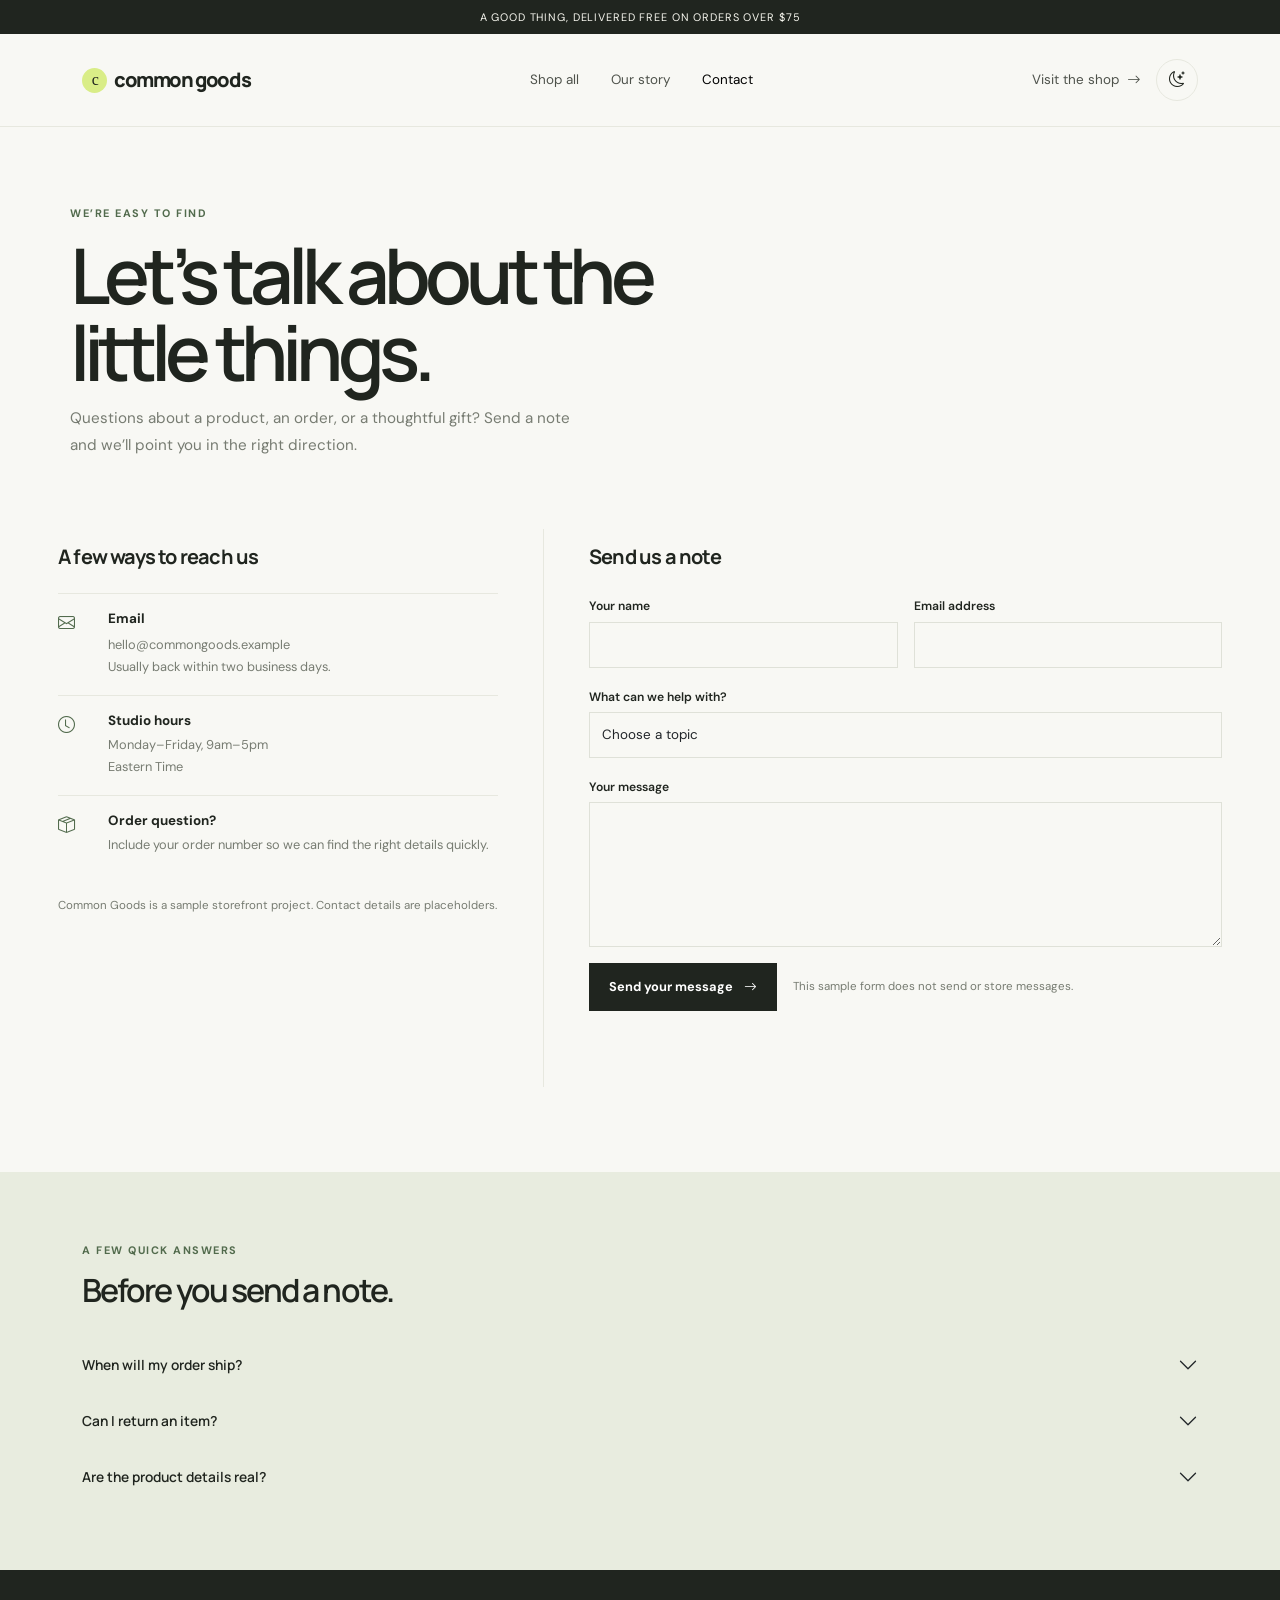
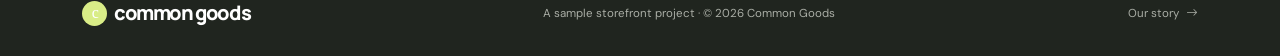
<file: contact.html>
<!doctype html>
<html lang="en">
<head>
  <meta charset="utf-8">
  <meta name="viewport" content="width=device-width, initial-scale=1">
  <meta name="description" content="Contact Common Goods with a question about an order, a product, or just to say hello.">
  <title>Contact — Common Goods</title>
  <link rel="preconnect" href="https://fonts.googleapis.com">
  <link rel="preconnect" href="https://fonts.gstatic.com" crossorigin>
  <link href="https://fonts.googleapis.com/css2?family=DM+Sans:wght@400;500;600;700&family=Manrope:wght@400;500;600;700;800&display=swap" rel="stylesheet">
  <link href="https://cdn.jsdelivr.net/npm/bootstrap@5.3.3/dist/css/bootstrap.min.css" rel="stylesheet">
  <link href="https://cdn.jsdelivr.net/npm/bootstrap-icons@1.11.3/font/bootstrap-icons.min.css" rel="stylesheet">
  <link href="theme.css" rel="stylesheet">
  <style>
    :root { --ink:#20251f; --muted:#777c72; --paper:#f8f8f4; --line:#e7e8df; --green:#526b4d; --lime:#d9ed87; }
    * { box-sizing:border-box; }
    body { background:var(--paper); color:var(--ink); font-family:'DM Sans',sans-serif; }
    h1,h2,h3,.brand { font-family:'Manrope',sans-serif; }
    a { color:inherit; text-decoration:none; }
    .announcement { min-height:34px; background:var(--ink); color:#f7f7ef; font-size:.68rem; letter-spacing:.08em; }
    .navbar { border-bottom:1px solid var(--line); background:var(--paper); }
    .navbar > .container { min-height:76px; }
    .brand { font-size:1.25rem; font-weight:800; letter-spacing:-.07em; }
    .brand-mark { display:inline-grid; width:25px; height:25px; margin-right:7px; place-items:center; border-radius:50%; background:var(--lime); font-family:Georgia,serif; font-size:1rem; font-weight:400; }
    .nav-link { color:#4e524b; font-size:.84rem; }
    .nav-link:hover,.nav-link.active { color:var(--green); }
    .contact-hero { padding:73px 0 54px; }
    .eyebrow,.section-kicker { color:var(--green); font-size:.68rem; font-weight:700; letter-spacing:.14em; text-transform:uppercase; }
    .contact-hero h1 { max-width:720px; margin:13px 0 14px; font-size:clamp(2.8rem,6vw,5rem); font-weight:600; letter-spacing:-.075em; line-height:1; }
    .contact-hero p { max-width:520px; color:var(--muted); font-size:.95rem; line-height:1.8; }
    .contact-layout { padding:0 0 85px; }
    .contact-details { padding:16px 45px 20px 0; }
    .contact-form-wrap { padding:16px 0 20px 45px; border-left:1px solid var(--line); }
    .contact-title { margin:0 0 24px; font-size:1.25rem; font-weight:700; letter-spacing:-.04em; }
    .contact-item { display:grid; grid-template-columns:38px 1fr; gap:12px; padding:17px 0; border-top:1px solid var(--line); }
    .contact-item i { color:var(--green); font-size:1.05rem; }
    .contact-item h3 { margin:0 0 5px; font-family:'DM Sans',sans-serif; font-size:.84rem; font-weight:700; }
    .contact-item p,.contact-item a { margin:0; color:var(--muted); font-size:.8rem; line-height:1.7; }
    .form-label { margin-bottom:6px; font-size:.76rem; font-weight:600; }
    .form-control,.form-select { min-height:46px; border-color:#dfe1d8; border-radius:0; background:transparent; font-size:.84rem; }
    textarea.form-control { min-height:145px; resize:vertical; }
    .form-control:focus,.form-select:focus { border-color:var(--green); box-shadow:0 0 0 .18rem rgba(82,107,77,.12); }
    .send-button { min-height:48px; padding:0 20px; border:0; background:var(--ink); color:white; font-size:.8rem; font-weight:700; }
    .send-button:hover { background:var(--green); }
    .form-note { color:var(--muted); font-size:.72rem; line-height:1.6; }
    .form-status { min-height:24px; color:var(--green); font-size:.8rem; }
    .faq-band { padding:65px 0; background:#e8ecdf; }
    .faq-band h2 { margin:10px 0 28px; font-size:2rem; font-weight:600; letter-spacing:-.06em; }
    .accordion-item { border:0; border-top:1px solid #ccd1c5; border-radius:0 !important; background:transparent; }
    .accordion-button { padding:18px 0; background:transparent; box-shadow:none !important; color:var(--ink); font-size:.86rem; font-weight:600; }
    .accordion-button:not(.collapsed) { background:transparent; color:var(--green); }
    .accordion-body { padding:0 0 18px; color:#656b60; font-size:.81rem; line-height:1.7; }
    footer { padding:28px 0; background:var(--ink); color:white; }
    .footer-note { color:#a9ada5; font-size:.72rem; }
    @media (max-width:767.98px) { .navbar > .container { min-height:65px; } .contact-hero { padding:55px 0 38px; } .contact-layout { padding-bottom:60px; } .contact-details { padding:0 12px 35px; } .contact-form-wrap { padding:35px 12px 0; border-top:1px solid var(--line); border-left:0; } .faq-band { padding:50px 0; } }
  </style>
</head>
<body>
  <div class="announcement d-flex align-items-center justify-content-center px-3 text-center">A GOOD THING, DELIVERED FREE ON ORDERS OVER $75</div>
  <nav class="navbar navbar-expand-lg sticky-top" aria-label="Main navigation"><div class="container">
    <a class="brand d-flex align-items-center" href="index.html" aria-label="Common Goods home"><span class="brand-mark">c</span>common goods</a>
    <button class="theme-toggle ms-auto me-2 d-lg-none" type="button" data-theme-toggle aria-label="Switch theme" title="Switch theme"><i class="bi bi-moon-stars" aria-hidden="true"></i></button>
    <button class="navbar-toggler border-0 shadow-none" type="button" data-bs-toggle="collapse" data-bs-target="#mainNav" aria-controls="mainNav" aria-expanded="false" aria-label="Toggle navigation"><i class="bi bi-list fs-3"></i></button>
    <div class="collapse navbar-collapse" id="mainNav"><ul class="navbar-nav mx-auto gap-md-3">
      <li class="nav-item"><a class="nav-link" href="index.html#shop">Shop all</a></li><li class="nav-item"><a class="nav-link" href="about.html">Our story</a></li><li class="nav-item"><a class="nav-link active" href="contact.html" aria-current="page">Contact</a></li>
    </ul><a class="nav-link" href="index.html#shop">Visit the shop <i class="bi bi-arrow-right ms-1"></i></a><button class="theme-toggle d-none d-lg-inline-flex ms-lg-3" type="button" data-theme-toggle aria-label="Switch theme" title="Switch theme"><i class="bi bi-moon-stars" aria-hidden="true"></i></button></div>
  </div></nav>
  <main>
    <header class="contact-hero container"><span class="eyebrow">We’re easy to find</span><h1>Let’s talk about the little things.</h1><p>Questions about a product, an order, or a thoughtful gift? Send a note and we’ll point you in the right direction.</p></header>
    <section class="contact-layout container"><div class="row gy-4">
      <aside class="col-md-5 contact-details"><h2 class="contact-title">A few ways to reach us</h2>
        <div class="contact-item"><i class="bi bi-envelope" aria-hidden="true"></i><div><h3>Email</h3><a href="mailto:hello@commongoods.example">hello@commongoods.example</a><p>Usually back within two business days.</p></div></div>
        <div class="contact-item"><i class="bi bi-clock" aria-hidden="true"></i><div><h3>Studio hours</h3><p>Monday–Friday, 9am–5pm<br>Eastern Time</p></div></div>
        <div class="contact-item"><i class="bi bi-box-seam" aria-hidden="true"></i><div><h3>Order question?</h3><p>Include your order number so we can find the right details quickly.</p></div></div>
        <p class="form-note mt-4">Common Goods is a sample storefront project. Contact details are placeholders.</p>
      </aside>
      <div class="col-md-7 contact-form-wrap"><h2 class="contact-title">Send us a note</h2>
        <form id="contactForm" novalidate>
          <div class="row g-3">
            <div class="col-sm-6"><label class="form-label" for="contactName">Your name</label><input class="form-control" id="contactName" name="name" autocomplete="name" required minlength="2"><div class="invalid-feedback">Please enter your name.</div></div>
            <div class="col-sm-6"><label class="form-label" for="contactEmail">Email address</label><input class="form-control" id="contactEmail" name="email" type="email" autocomplete="email" required><div class="invalid-feedback">Enter a valid email address.</div></div>
            <div class="col-12"><label class="form-label" for="contactTopic">What can we help with?</label><select class="form-select" id="contactTopic" name="topic" required><option value="" selected disabled>Choose a topic</option><option>Product question</option><option>Order support</option><option>Returns</option><option>Something else</option></select><div class="invalid-feedback">Choose a topic.</div></div>
            <div class="col-12"><label class="form-label" for="contactMessage">Your message</label><textarea class="form-control" id="contactMessage" name="message" required minlength="10"></textarea><div class="invalid-feedback">Please write at least 10 characters.</div></div>
            <div class="col-12 d-flex flex-column flex-sm-row align-items-sm-center gap-3"><button class="send-button" type="submit">Send your message <i class="bi bi-arrow-right ms-2"></i></button><span class="form-note">This sample form does not send or store messages.</span></div>
            <div class="col-12"><p class="form-status" id="formStatus" role="status" aria-live="polite"></p></div>
          </div>
        </form>
      </div>
    </div></section>
    <section class="faq-band"><div class="container"><span class="section-kicker">A few quick answers</span><h2>Before you send a note.</h2><div class="accordion accordion-flush" id="contactFaq">
      <div class="accordion-item"><h3 class="accordion-header"><button class="accordion-button collapsed" type="button" data-bs-toggle="collapse" data-bs-target="#faqShipping" aria-expanded="false" aria-controls="faqShipping">When will my order ship?</button></h3><div id="faqShipping" class="accordion-collapse collapse" data-bs-parent="#contactFaq"><div class="accordion-body">This sample shop does not fulfill real orders. In a live store, shipping timing and tracking would be shown in your order email.</div></div></div>
      <div class="accordion-item"><h3 class="accordion-header"><button class="accordion-button collapsed" type="button" data-bs-toggle="collapse" data-bs-target="#faqReturns" aria-expanded="false" aria-controls="faqReturns">Can I return an item?</button></h3><div id="faqReturns" class="accordion-collapse collapse" data-bs-parent="#contactFaq"><div class="accordion-body">The storefront demonstrates a 30-day return policy, but returns are not connected to an order system yet.</div></div></div>
      <div class="accordion-item"><h3 class="accordion-header"><button class="accordion-button collapsed" type="button" data-bs-toggle="collapse" data-bs-target="#faqProduct" aria-expanded="false" aria-controls="faqProduct">Are the product details real?</button></h3><div id="faqProduct" class="accordion-collapse collapse" data-bs-parent="#contactFaq"><div class="accordion-body">Product names, descriptions, and prices are sample content created to demonstrate the storefront experience.</div></div></div>
    </div></div></section>
  </main>
  <footer><div class="container d-flex flex-column flex-sm-row align-items-sm-center justify-content-between gap-3"><a class="brand d-flex align-items-center text-white" href="index.html"><span class="brand-mark">c</span>common goods</a><span class="footer-note">A sample storefront project · &copy; <span id="year"></span> Common Goods</span><a class="footer-note" href="about.html">Our story <i class="bi bi-arrow-right ms-1"></i></a></div></footer>
  <script src="https://cdn.jsdelivr.net/npm/bootstrap@5.3.3/dist/js/bootstrap.bundle.min.js"></script>
  <script src="theme.js"></script>
  <script>
    document.getElementById('year').textContent = new Date().getFullYear();
    document.getElementById('contactForm').addEventListener('submit', (event) => {
      event.preventDefault();
      const form = event.currentTarget;
      form.classList.add('was-validated');
      if (!form.checkValidity()) {
        document.getElementById('formStatus').textContent = 'Please check the highlighted fields.';
        return;
      }
      document.getElementById('formStatus').textContent = 'Thanks for reaching out. This demo form does not send messages yet.';
      form.reset();
      form.classList.remove('was-validated');
    });
  </script>
</body>
</html>
</file>
<file: theme.css>
html[data-theme="dark"] {
  color-scheme: dark;
  --ink: #edf0e8;
  --muted: #adb5a5;
  --paper: #202720;
  --line: #3d493f;
  --green: #b2c99e;
  --lime: #d9ed87;
}

.theme-toggle {
  display: inline-flex;
  flex: 0 0 42px;
  align-items: center;
  justify-content: center;
  width: 42px;
  height: 42px;
  padding: 0;
  border: 1px solid var(--line);
  border-radius: 50%;
  background: transparent;
  color: var(--ink);
}

.theme-toggle:hover { background: rgba(120, 130, 110, .12); }
.theme-toggle:focus-visible { outline: 2px solid var(--green); outline-offset: 3px; }

html[data-theme="dark"] .announcement { background: #111811; }
html[data-theme="dark"] .hero-panel { background: #27372b; }
html[data-theme="dark"] .icon-button:hover { background: #303a31; color: var(--ink); }
html[data-theme="dark"] .navbar .nav-link { color: var(--ink); }
html[data-theme="dark"] .navbar .nav-link:hover,
html[data-theme="dark"] .navbar .nav-link.active { color: var(--green); }
html[data-theme="dark"] .brand-mark { color: #20251f; }
html[data-theme="dark"] .benefit { color: var(--muted); }
html[data-theme="dark"] .search-wrap i { color: var(--muted); }
html[data-theme="dark"] .product-price { color: var(--muted); }
html[data-theme="dark"] .category-btn:not(.active) { color: var(--muted); }
html[data-theme="dark"] .cart-count { border-color: var(--paper); background: var(--lime); color: #20251f; }
html[data-theme="dark"] .remove-item { color: var(--muted); }
html[data-theme="dark"] .checkout-btn { background: var(--lime); color: #20251f; }
html[data-theme="dark"] .btn-shop { background: var(--lime); color: #20251f; }
html[data-theme="dark"] .btn-shop:hover { background: #e8f8a9; color: #20251f; }
html[data-theme="dark"] .category-btn.active,
html[data-theme="dark"] .category-btn:hover { border-color: var(--lime); background: var(--lime); color: #20251f; }
html[data-theme="dark"] .product-image-wrap { background: #303a31; }
html[data-theme="dark"] .product-tag,
html[data-theme="dark"] .favorite-button,
html[data-theme="dark"] .quick-view,
html[data-theme="dark"] .quick-add { background: #303a31; color: var(--ink); }
html[data-theme="dark"] .favorite-button.active { color: #ff9f91; }
html[data-theme="dark"] .quick-add:hover { background: var(--lime); color: #20251f; }
html[data-theme="dark"] .newsletter,
html[data-theme="dark"] .faq-band,
html[data-theme="dark"] .cta-band { background: #2b352b; color: var(--ink); }
html[data-theme="dark"] .newsletter p,
html[data-theme="dark"] .story-copy-text,
html[data-theme="dark"] .principle p,
html[data-theme="dark"] .accordion-body { color: #c0c8bb; }
html[data-theme="dark"] .principle { border-color: var(--line); }
html[data-theme="dark"] .accordion-item { border-color: #465247; }
html[data-theme="dark"] .accordion-button { color: var(--ink); }
html[data-theme="dark"] .navbar,
html[data-theme="dark"] .offcanvas,
html[data-theme="dark"] .modal-content,
html[data-theme="dark"] .toast { background-color: var(--paper); color: var(--ink); }
html[data-theme="dark"] .navbar-toggler,
html[data-theme="dark"] .btn-close { filter: invert(1) grayscale(1); }
html[data-theme="dark"] .text-secondary { color: var(--muted) !important; }
html[data-theme="dark"] .form-control,
html[data-theme="dark"] .form-select { border-color: var(--line); background-color: #252e26; color: var(--ink); }
html[data-theme="dark"] .form-control::placeholder { color: #a0a99b; }
html[data-theme="dark"] .search-input,
html[data-theme="dark"] .sort-select { border-color: var(--line); background-color: var(--paper); color: var(--ink); }
html[data-theme="dark"] .newsletter-form { border-color: #899783; }
html[data-theme="dark"] .newsletter-form input,
html[data-theme="dark"] .newsletter-form button { color: var(--ink); }
html[data-theme="dark"] footer { background: #111811; color: #f5f6ef; }
html[data-theme="dark"] .btn-dark { border-color: var(--lime); background: var(--lime); color: #20251f; }
html[data-theme="dark"] .send-button { background: var(--lime); color: #20251f; }
html[data-theme="dark"] .story-hero { background: #27372b; }

@media (prefers-reduced-motion: reduce) {
  .theme-toggle { transition: none; }
}
</file>
